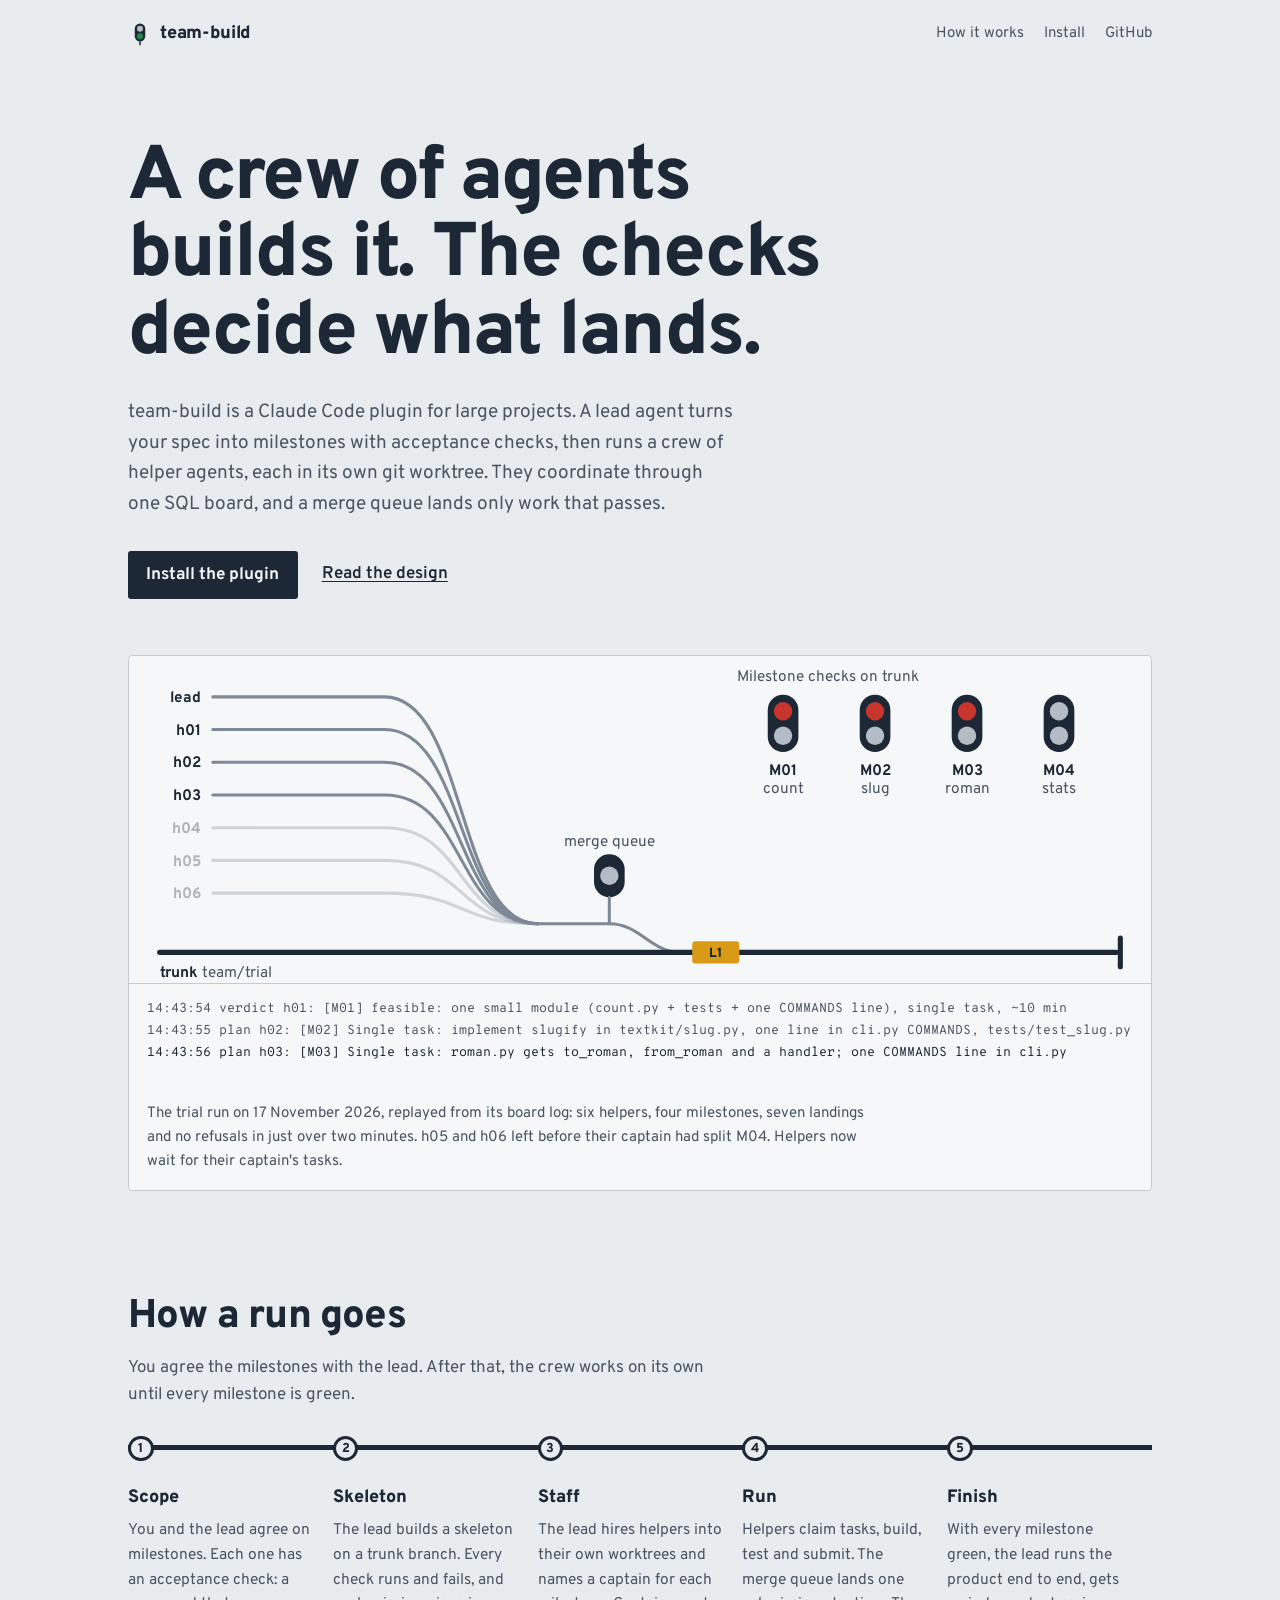
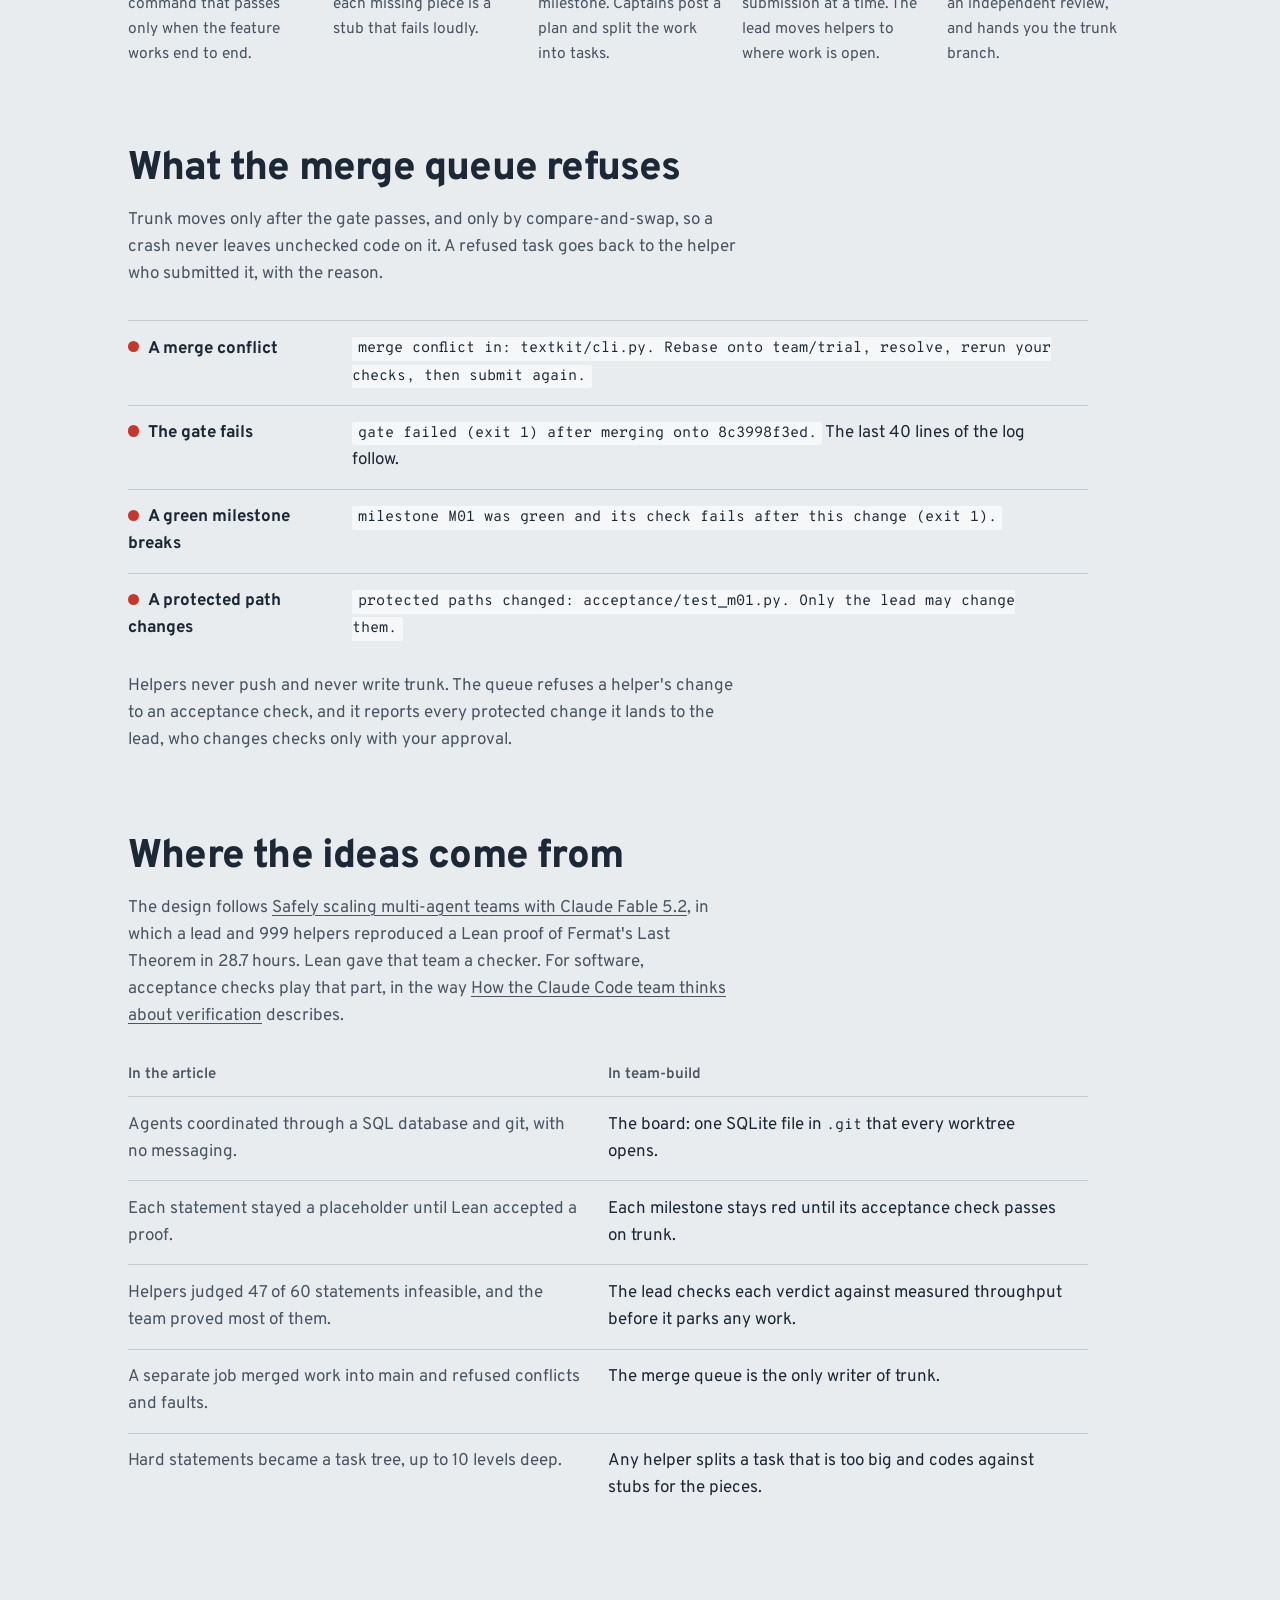
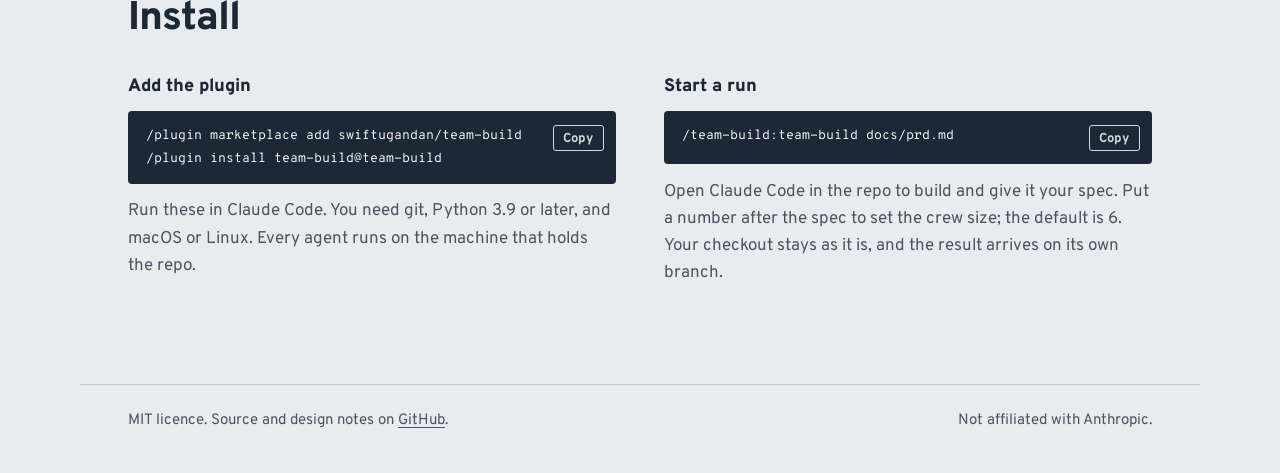
<file: site/index.html>
<!doctype html>
<html lang="en">
<head>
  <meta charset="utf-8">
  <meta name="viewport" content="width=device-width, initial-scale=1">
  <title>team-build: a crew of agents builds it, the checks decide what lands</title>
  <meta name="description" content="team-build is a Claude Code plugin for large projects. A lead agent turns your spec into milestones with acceptance checks and runs a crew of helper agents. They coordinate through one SQL board, and a merge queue lands only work that passes.">
  <meta property="og:title" content="team-build: a crew of agents builds it, the checks decide what lands">
  <meta property="og:description" content="A Claude Code plugin. A lead agent runs a crew of helpers through one SQL board and git. A merge queue lands only work that passes the checks.">
  <meta property="og:image" content="https://swiftugandan.github.io/team-build/og.png">
  <meta property="og:url" content="https://swiftugandan.github.io/team-build/">
  <meta name="twitter:card" content="summary_large_image">
  <meta name="theme-color" content="#1D2836">
  <link rel="icon" href="favicon.svg" type="image/svg+xml">
  <link rel="preconnect" href="https://fonts.googleapis.com">
  <link rel="preconnect" href="https://fonts.gstatic.com" crossorigin>
  <link href="https://fonts.googleapis.com/css2?family=Overpass:wght@400;600;700;800&family=Overpass+Mono:wght@400;600&display=swap" rel="stylesheet">
  <link rel="stylesheet" href="styles.css">
</head>
<body>
  <a class="skip" href="#main">Skip to content</a>

  <header class="top">
    <a class="wordmark" href="./" aria-label="team-build home">
      <svg viewBox="0 0 32 32" aria-hidden="true">
        <rect x="9" y="2" width="14" height="24" rx="7" fill="currentColor"/>
        <circle cx="16" cy="9" r="4" fill="var(--lamp-off)"/>
        <circle cx="16" cy="19" r="4" fill="var(--green)"/>
        <rect x="15" y="26" width="2" height="5" fill="currentColor"/>
      </svg>
      team-build
    </a>
    <nav aria-label="Main">
      <a href="#how">How it works</a>
      <a href="#install">Install</a>
      <a href="https://github.com/swiftugandan/team-build">GitHub</a>
    </nav>
  </header>

  <main id="main">
    <section class="hero frame" aria-labelledby="hero-title">
      <h1 id="hero-title">A crew of agents builds it. The checks decide what lands.</h1>
      <p class="lede">team-build is a Claude Code plugin for large projects. A lead agent turns your spec into milestones with acceptance checks, then runs a crew of helper agents, each in its own git worktree. They coordinate through one SQL board, and a merge queue lands only work that passes.</p>
      <p class="actions">
        <a class="button" href="#install">Install the plugin</a>
        <a class="quiet" href="https://github.com/swiftugandan/team-build/blob/main/docs/design.md">Read the design</a>
      </p>

      <figure class="yard" aria-labelledby="yard-caption">
        <svg id="yard" viewBox="0 0 1000 320" role="img" aria-labelledby="yard-title yard-desc">
          <title id="yard-title">The trial run as a track diagram</title>
          <desc id="yard-desc">Seven helper and lead tracks feed one merge queue. Seven landings reach the trunk branch, and the four milestone signals M01 to M04 all show green.</desc>
          <defs>
            <path id="p-lead" d="M100,40 L250,40 C330,40 320,262 400,262 L470,262 C500,262 510,290 540,290 L966,290"/>
            <path id="p-h01" d="M100,72 L250,72 C330,72 320,262 400,262 L470,262 C500,262 510,290 540,290 L966,290"/>
            <path id="p-h02" d="M100,104 L250,104 C330,104 320,262 400,262 L470,262 C500,262 510,290 540,290 L966,290"/>
            <path id="p-h03" d="M100,136 L250,136 C330,136 320,262 400,262 L470,262 C500,262 510,290 540,290 L966,290"/>
            <path id="p-h04" d="M100,168 L250,168 C330,168 320,262 400,262 L470,262 C500,262 510,290 540,290 L966,290"/>
            <path id="p-h05" d="M100,200 L250,200 C330,200 320,262 400,262 L470,262 C500,262 510,290 540,290 L966,290"/>
            <path id="p-h06" d="M100,232 L250,232 C330,232 320,262 400,262 L470,262 C500,262 510,290 540,290 L966,290"/>
          </defs>

          <g class="sidings">
            <g data-agent="lead" class="lit"><text x="70" y="45" text-anchor="end" class="name">lead</text><path class="rail" d="M82,40 L250,40 C330,40 320,262 400,262"/></g>
            <g data-agent="h01" class="lit"><text x="70" y="77" text-anchor="end" class="name">h01</text><path class="rail" d="M82,72 L250,72 C330,72 320,262 400,262"/></g>
            <g data-agent="h02" class="lit"><text x="70" y="109" text-anchor="end" class="name">h02</text><path class="rail" d="M82,104 L250,104 C330,104 320,262 400,262"/></g>
            <g data-agent="h03" class="lit"><text x="70" y="141" text-anchor="end" class="name">h03</text><path class="rail" d="M82,136 L250,136 C330,136 320,262 400,262"/></g>
            <g data-agent="h04" class="lit"><text x="70" y="173" text-anchor="end" class="name">h04</text><path class="rail" d="M82,168 L250,168 C330,168 320,262 400,262"/></g>
            <g data-agent="h05" class="lit"><text x="70" y="205" text-anchor="end" class="name">h05</text><path class="rail" d="M82,200 L250,200 C330,200 320,262 400,262"/></g>
            <g data-agent="h06" class="lit"><text x="70" y="237" text-anchor="end" class="name">h06</text><path class="rail" d="M82,232 L250,232 C330,232 320,262 400,262"/></g>
          </g>

          <path class="rail" d="M400,262 L470,262 C500,262 510,290 540,290"/>
          <path class="rail trunk" d="M30,290 L966,290"/>
          <path class="rail trunk" d="M970,276 L970,304"/>
          <text x="30" y="314"><tspan class="name">trunk</tspan> team/trial</text>

          <g class="gate">
            <text x="470" y="186" text-anchor="middle">merge queue</text>
            <rect class="head" x="455" y="194" width="30" height="42" rx="15"/>
            <circle id="gate-lamp" class="lamp" cx="470" cy="215" r="9"/>
            <path class="rail" d="M470,236 L470,262"/>
          </g>

          <g class="signals">
            <text x="595" y="24">Milestone checks on trunk</text>
            <g data-milestone="M01"><rect class="head" x="625" y="38" width="30" height="56" rx="15"/><circle class="lamp" cx="640" cy="54" r="9"/><circle class="lamp green" cx="640" cy="78" r="9"/><text x="640" y="116" text-anchor="middle" class="name">M01</text><text x="640" y="134" text-anchor="middle" class="sub">count</text></g>
            <g data-milestone="M02"><rect class="head" x="715" y="38" width="30" height="56" rx="15"/><circle class="lamp" cx="730" cy="54" r="9"/><circle class="lamp green" cx="730" cy="78" r="9"/><text x="730" y="116" text-anchor="middle" class="name">M02</text><text x="730" y="134" text-anchor="middle" class="sub">slug</text></g>
            <g data-milestone="M03"><rect class="head" x="805" y="38" width="30" height="56" rx="15"/><circle class="lamp" cx="820" cy="54" r="9"/><circle class="lamp green" cx="820" cy="78" r="9"/><text x="820" y="116" text-anchor="middle" class="name">M03</text><text x="820" y="134" text-anchor="middle" class="sub">roman</text></g>
            <g data-milestone="M04"><rect class="head" x="895" y="38" width="30" height="56" rx="15"/><circle class="lamp" cx="910" cy="54" r="9"/><circle class="lamp green" cx="910" cy="78" r="9"/><text x="910" y="116" text-anchor="middle" class="name">M04</text><text x="910" y="134" text-anchor="middle" class="sub">stats</text></g>
          </g>

          <g class="trains">
            <g class="train landed" id="L1" data-from="h01" transform="translate(931,290)"><rect x="-23" y="-11" width="46" height="22" rx="3"/><text text-anchor="middle" y="5">L1</text></g>
            <g class="train landed" id="L2" data-from="h02" transform="translate(873,290)"><rect x="-23" y="-11" width="46" height="22" rx="3"/><text text-anchor="middle" y="5">L2</text></g>
            <g class="train landed" id="L3" data-from="h03" transform="translate(815,290)"><rect x="-23" y="-11" width="46" height="22" rx="3"/><text text-anchor="middle" y="5">L3</text></g>
            <g class="train landed" id="L4" data-from="lead" transform="translate(757,290)"><rect x="-23" y="-11" width="46" height="22" rx="3"/><text text-anchor="middle" y="5">L4</text></g>
            <g class="train landed" id="L5" data-from="h04" transform="translate(699,290)"><rect x="-23" y="-11" width="46" height="22" rx="3"/><text text-anchor="middle" y="5">L5</text></g>
            <g class="train landed" id="L6" data-from="h04" transform="translate(641,290)"><rect x="-23" y="-11" width="46" height="22" rx="3"/><text text-anchor="middle" y="5">L6</text></g>
            <g class="train landed" id="L7" data-from="h04" transform="translate(583,290)"><rect x="-23" y="-11" width="46" height="22" rx="3"/><text text-anchor="middle" y="5">L7</text></g>
          </g>
        </svg>

        <ol class="log" id="log" aria-label="Board events">
          <li class="k-merged">14:45:53 merged queue: L6 T5 by h04 -&gt; d8235f0d12</li>
          <li class="k-left">14:46:00 left h04: h04 left</li>
          <li class="k-merged">14:46:02 merged queue: L7 T6 by h04 -&gt; 13565ec05e</li>
          <li class="k-green">14:46:02 green queue: M04 stats: JSON report on a file built from count, slug and roman plus word frequency</li>
        </ol>
        <div class="yard-foot">
          <p id="yard-caption">The trial run on 17 November 2026, replayed from its board log: six helpers, four milestones, seven landings and no refusals in just over two minutes. h05 and h06 left before their captain had split M04. Helpers now wait for their captain's tasks.</p>
          <button class="replay" type="button" hidden>Replay</button>
        </div>
      </figure>
    </section>

    <section id="how" class="block" aria-labelledby="how-title">
      <div class="frame">
        <h2 id="how-title">How a run goes</h2>
        <p>You agree the milestones with the lead. After that, the crew works on its own until every milestone is green.</p>
        <ol class="steps">
          <li><h3>Scope</h3><p>You and the lead agree on milestones. Each one has an acceptance check: a command that passes only when the feature works end to end.</p></li>
          <li><h3>Skeleton</h3><p>The lead builds a skeleton on a trunk branch. Every check runs and fails, and each missing piece is a stub that fails loudly.</p></li>
          <li><h3>Staff</h3><p>The lead hires helpers into their own worktrees and names a captain for each milestone. Captains post a plan and split the work into tasks.</p></li>
          <li><h3>Run</h3><p>Helpers claim tasks, build, test and submit. The merge queue lands one submission at a time. The lead moves helpers to where work is open.</p></li>
          <li><h3>Finish</h3><p>With every milestone green, the lead runs the product end to end, gets an independent review, and hands you the trunk branch.</p></li>
        </ol>
      </div>
    </section>

    <section class="block" aria-labelledby="queue-title">
      <div class="frame">
        <h2 id="queue-title">What the merge queue refuses</h2>
        <p>Trunk moves only after the gate passes, and only by compare-and-swap, so a crash never leaves unchecked code on it. A refused task goes back to the helper who submitted it, with the reason.</p>
        <table class="refusals">
          <tbody>
            <tr><th scope="row"><span class="lamp-dot" aria-hidden="true"></span>A merge conflict</th><td><code>merge conflict in: textkit/cli.py. Rebase onto team/trial, resolve, rerun your checks, then submit again.</code></td></tr>
            <tr><th scope="row"><span class="lamp-dot" aria-hidden="true"></span>The gate fails</th><td><code>gate failed (exit 1) after merging onto 8c3998f3ed.</code> The last 40 lines of the log follow.</td></tr>
            <tr><th scope="row"><span class="lamp-dot" aria-hidden="true"></span>A green milestone breaks</th><td><code>milestone M01 was green and its check fails after this change (exit 1).</code></td></tr>
            <tr><th scope="row"><span class="lamp-dot" aria-hidden="true"></span>A protected path changes</th><td><code>protected paths changed: acceptance/test_m01.py. Only the lead may change them.</code></td></tr>
          </tbody>
        </table>
        <p class="note">Helpers never push and never write trunk. The queue refuses a helper's change to an acceptance check, and it reports every protected change it lands to the lead, who changes checks only with your approval.</p>
      </div>
    </section>

    <section class="block" aria-labelledby="sources-title">
      <div class="frame">
        <h2 id="sources-title">Where the ideas come from</h2>
        <p>The design follows <a href="https://claude.dev/blog/safely-scaling-multi-agent-teams-with-fable-5-2/">Safely scaling multi-agent teams with Claude Fable 5.2</a>, in which a lead and 999 helpers reproduced a Lean proof of Fermat's Last Theorem in 28.7 hours. Lean gave that team a checker. For software, acceptance checks play that part, in the way <a href="https://claude.dev/blog/how-the-claude-code-team-thinks-about-verification/">How the Claude Code team thinks about verification</a> describes.</p>
        <table class="sources">
          <thead><tr><th scope="col">In the article</th><th scope="col">In team-build</th></tr></thead>
          <tbody>
            <tr><td>Agents coordinated through a SQL database and git, with no messaging.</td><td>The board: one SQLite file in <code>.git</code> that every worktree opens.</td></tr>
            <tr><td>Each statement stayed a placeholder until Lean accepted a proof.</td><td>Each milestone stays red until its acceptance check passes on trunk.</td></tr>
            <tr><td>Helpers judged 47 of 60 statements infeasible, and the team proved most of them.</td><td>The lead checks each verdict against measured throughput before it parks any work.</td></tr>
            <tr><td>A separate job merged work into main and refused conflicts and faults.</td><td>The merge queue is the only writer of trunk.</td></tr>
            <tr><td>Hard statements became a task tree, up to 10 levels deep.</td><td>Any helper splits a task that is too big and codes against stubs for the pieces.</td></tr>
          </tbody>
        </table>
      </div>
    </section>

    <section id="install" class="block" aria-labelledby="install-title">
      <div class="frame">
        <h2 id="install-title">Install</h2>
        <div class="install">
          <div>
            <h3>Add the plugin</h3>
            <div class="cmd"><pre><code class="line"><span>/plugin</span> <span>marketplace</span> <span>add</span> <span>swiftugandan/team-build</span></code><code class="line"><span>/plugin</span> <span>install</span> <span>team-build@team-build</span></code></pre><button class="copy" type="button" data-copy="/plugin marketplace add swiftugandan/team-build&#10;/plugin install team-build@team-build">Copy</button></div>
            <p>Run these in Claude Code. You need git, Python 3.9 or later, and macOS or Linux. Every agent runs on the machine that holds the repo.</p>
          </div>
          <div>
            <h3>Start a run</h3>
            <div class="cmd"><pre><code class="line"><span>/team-build:team-build</span> <span>docs/prd.md</span></code></pre><button class="copy" type="button" data-copy="/team-build:team-build docs/prd.md">Copy</button></div>
            <p>Open Claude Code in the repo to build and give it your spec. Put a number after the spec to set the crew size; the default is 6. Your checkout stays as it is, and the result arrives on its own branch.</p>
          </div>
        </div>
      </div>
    </section>
  </main>

  <footer class="foot">
    <p>MIT licence. Source and design notes on <a href="https://github.com/swiftugandan/team-build">GitHub</a>.</p>
    <p>Not affiliated with Anthropic.</p>
  </footer>

  <script src="replay.js" defer></script>
</body>
</html>
</file>
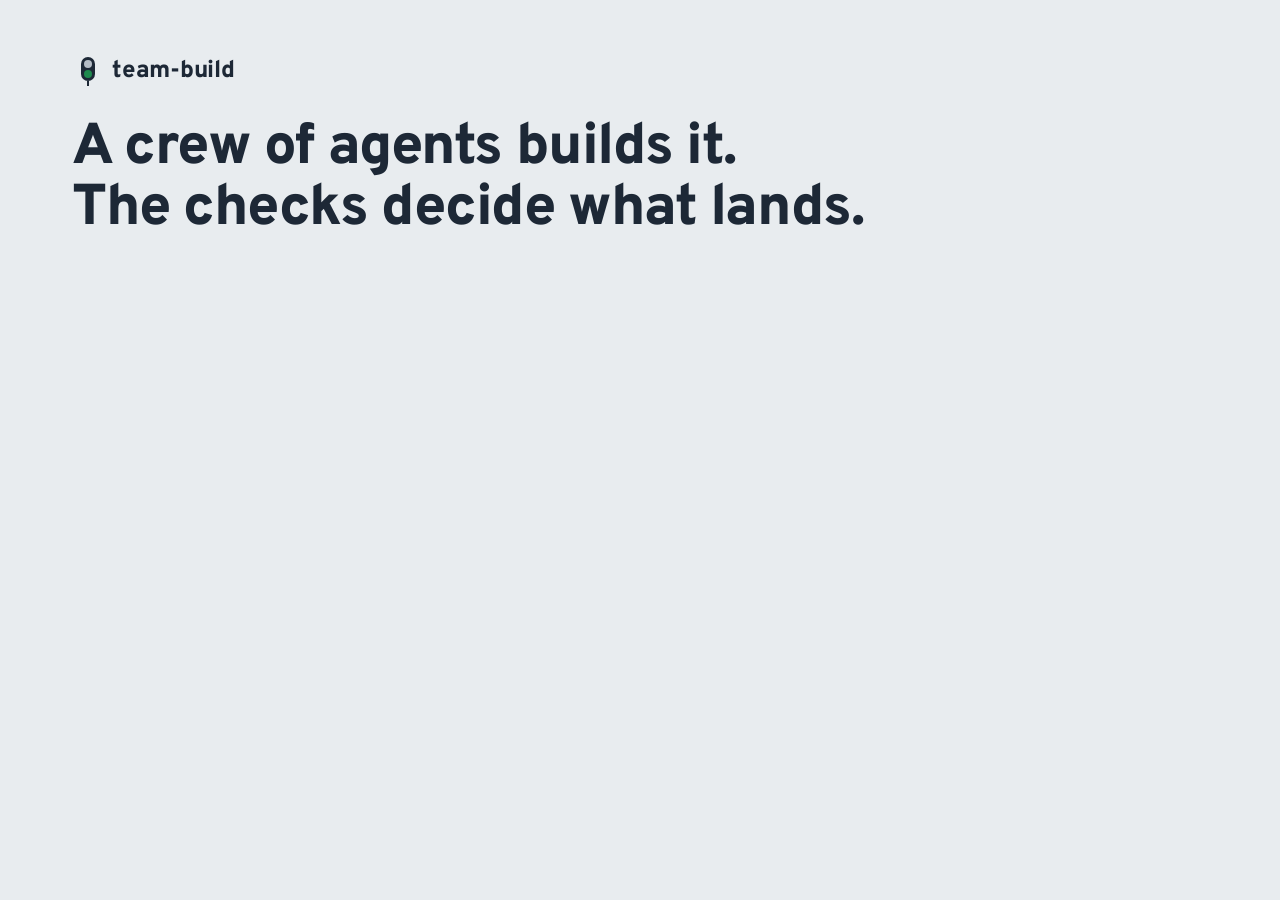
<file: design/og.html>
<!doctype html>
<!-- Source for site/og.png, the social preview. `make og` puts the track diagram
     from site/index.html where the YARD comment is, then renders 1200x630. -->
<html lang="en"><head><meta charset="utf-8">
<link href="https://fonts.googleapis.com/css2?family=Overpass:wght@400;700;800&family=Overpass+Mono:wght@400&display=swap" rel="stylesheet">
<link rel="stylesheet" href="../site/styles.css">
<style>
  html, body { width: 1200px; height: 630px; overflow: hidden; margin: 0; }
  body { padding: 52px 72px 0; box-sizing: border-box; background: var(--panel); }
  .wordmark { font-size: 1.5rem; }
  .wordmark svg { width: 2rem; height: 2rem; }
  h1 { margin: 22px 0 0; font-weight: 800; font-size: 3.6rem; line-height: 1.05; letter-spacing: -0.025em; color: var(--ink); }
  .yard { margin: 30px 0 0; border: 0; background: none; }
</style></head>
<body>
  <span class="wordmark">
    <svg viewBox="0 0 32 32" aria-hidden="true">
      <rect x="9" y="2" width="14" height="24" rx="7" fill="currentColor"/>
      <circle cx="16" cy="9" r="4" fill="var(--lamp-off)"/>
      <circle cx="16" cy="19" r="4" fill="var(--green)"/>
      <rect x="15" y="26" width="2" height="5" fill="currentColor"/>
    </svg>
    team-build
  </span>
  <h1>A crew of agents builds it.<br>The checks decide what lands.</h1>
  <div class="yard"><!-- YARD --></div>
</body></html>
</file>
<file: site/styles.css>
/* team-build: a signal box. Enamel panel grey, graphite ink, and the three
   signal lamps. Colour only ever means a state: red is not yet, amber is in
   the queue, green has landed. */

:root {
  --panel: #E8ECEF;
  --panel-deep: #DCE2E7;
  --sheet: #F5F7F8;
  --ink: #1D2836;
  --ink-soft: #4A5563;
  --rail: #7D8996;
  --rule: #C3CBD3;
  --red: #C7352C;
  --amber: #D99A16;
  --green: #1F8A4E;
  --lamp-off: #B4BCC5;
  --on-ink: #F5F7F8;
  --focus: #2462C2;

  --sans: "Overpass", "Highway Gothic", "Helvetica Neue", Arial, sans-serif;
  --mono: "Overpass Mono", ui-monospace, Menlo, monospace;

  --measure: 38rem;
  --frame: 70rem;
  --gutter: clamp(1rem, 4vw, 3rem);

  color-scheme: light;
}

@media (prefers-color-scheme: dark) {
  :root {
    --panel: #161E28;
    --panel-deep: #1C2632;
    --sheet: #121922;
    --ink: #E3E8ED;
    --ink-soft: #A6B0BC;
    --rail: #6C7886;
    --rule: #2D3946;
    --red: #E2554B;
    --amber: #E8AE33;
    --green: #39B36D;
    --lamp-off: #3A4654;
    --on-ink: #121922;
    --focus: #7FA8F0;
    color-scheme: dark;
  }
}

*, *::before, *::after { box-sizing: border-box; }

html { -webkit-text-size-adjust: 100%; }

body {
  margin: 0;
  background: var(--panel);
  color: var(--ink);
  font: 400 1.0625rem/1.6 var(--sans);
  font-feature-settings: "kern", "liga";
}

a { color: inherit; text-decoration-thickness: 1px; text-underline-offset: 0.18em; }
a:hover { text-decoration-thickness: 2px; }
:focus-visible { outline: 3px solid var(--focus); outline-offset: 3px; border-radius: 2px; }

code, pre, .mono { font-family: var(--mono); font-size: 0.875em; }

.skip {
  position: absolute; left: -999px; top: 0.5rem;
  background: var(--ink); color: var(--on-ink); padding: 0.5rem 0.75rem;
}
.skip:focus { left: 0.5rem; }

.frame { max-width: var(--frame); margin: 0 auto; padding: 0 var(--gutter); }

/* Header */
.top {
  display: flex; align-items: center; justify-content: space-between; gap: 1rem;
  max-width: var(--frame); margin: 0 auto; padding: 1.25rem var(--gutter);
}
.wordmark {
  display: inline-flex; align-items: center; gap: 0.5rem;
  font-weight: 800; font-size: 1.125rem; letter-spacing: -0.01em; text-decoration: none;
}
.wordmark svg { width: 1.5rem; height: 1.5rem; }
.top nav { display: flex; gap: 1.25rem; font-size: 0.9375rem; }
.top nav a { text-decoration: none; color: var(--ink-soft); }
.top nav a:hover { color: var(--ink); text-decoration: underline; }

/* Hero */
.hero { padding-top: clamp(2rem, 6vw, 4.5rem); padding-bottom: 1.5rem; }
.hero h1 {
  margin: 0; max-width: 15ch;
  font-weight: 800; font-size: clamp(2.5rem, 6.4vw, 4.75rem);
  line-height: 1.02; letter-spacing: -0.025em;
}
.lede { max-width: var(--measure); margin: 1.5rem 0 0; font-size: 1.1875rem; color: var(--ink-soft); }
.actions { display: flex; flex-wrap: wrap; gap: 0.75rem 1.5rem; align-items: center; margin: 2rem 0 0; }
.button {
  display: inline-block; padding: 0.7rem 1.15rem 0.6rem;
  background: var(--ink); color: var(--on-ink);
  font-weight: 700; text-decoration: none; border-radius: 3px;
}
.button:hover { background: var(--ink-soft); }
.quiet { font-weight: 600; }

/* The track diagram */
.yard {
  margin: clamp(2rem, 5vw, 3.5rem) 0 0;
  background: var(--sheet);
  border: 1px solid var(--rule);
  border-radius: 4px;
}
.yard svg { display: block; width: 100%; height: auto; }
.yard .rail { stroke: var(--rail); stroke-width: 3; fill: none; stroke-linecap: round; }
.yard .trunk { stroke: var(--ink); stroke-width: 5; }
.yard .sleeper { stroke: var(--rule); stroke-width: 2; }
.yard text { font-family: var(--sans); fill: var(--ink-soft); font-size: 15px; }
.yard .name { font-weight: 700; fill: var(--ink); }
.yard .dim { opacity: 0.32; transition: opacity 300ms ease; }
.yard .lit { opacity: 1; }
.yard .lamp { fill: var(--lamp-off); transition: fill 250ms ease; }
.yard .lamp.red { fill: var(--red); }
.yard .lamp.amber { fill: var(--amber); }
.yard .lamp.green { fill: var(--green); }
.yard .head { fill: var(--ink); }
.yard .gatebox { fill: var(--panel-deep); stroke: var(--rail); stroke-width: 1.5; }
.yard .train rect { fill: var(--amber); }
.yard .train text { fill: #1D2836; font-weight: 800; font-size: 13px; }
.yard .train.landed rect { fill: var(--green); }
.yard .train.landed text { fill: var(--on-ink); }
.yard .tick { stroke: var(--green); stroke-width: 3; }

.log {
  margin: 0; padding: 0.9rem 1.1rem 1rem; list-style: none;
  border-top: 1px solid var(--rule);
  font-family: var(--mono); font-size: 0.8125rem; line-height: 1.7;
  min-height: calc(4 * 1.7em + 1.9rem);
}
.log li { white-space: nowrap; overflow: hidden; text-overflow: ellipsis; color: var(--ink-soft); }
.log li:last-child { color: var(--ink); }
.log .k-green, .log .k-merged { color: var(--green); }
.log .k-free, .log .k-left { color: var(--amber); }

.yard-foot {
  display: flex; flex-wrap: wrap; gap: 0.5rem 1.5rem; align-items: baseline; justify-content: space-between;
  padding: 0 1.1rem 1rem; font-size: 0.9375rem; color: var(--ink-soft);
}
.yard-foot p { margin: 0; max-width: 46rem; }
.replay {
  font: 700 0.9375rem var(--sans); color: var(--ink);
  background: none; border: 1px solid var(--rail); border-radius: 3px;
  padding: 0.35rem 0.8rem 0.25rem; cursor: pointer;
}
.replay:hover { border-color: var(--ink); }
.replay[hidden] { display: none; }

/* Sections */
.block { padding: clamp(3rem, 7vw, 5rem) 0 0; }
.block h2 {
  margin: 0; max-width: 24ch;
  font-weight: 800; font-size: clamp(1.75rem, 3.4vw, 2.5rem); line-height: 1.1; letter-spacing: -0.02em;
}
.block > .frame > p, .intro { max-width: var(--measure); color: var(--ink-soft); margin: 1rem 0 0; }

/* Steps: a real sequence, so they are numbered. */
.steps {
  margin: 2.25rem 0 0; padding: 0; list-style: none; counter-reset: step;
  display: grid; gap: 0; grid-template-columns: repeat(5, minmax(0, 1fr));
  border-top: 5px solid var(--ink);
}
.steps li { counter-increment: step; padding: 1.1rem 1.25rem 0 0; position: relative; }
.steps li::before {
  content: counter(step);
  position: absolute; top: -0.9rem; left: 0;
  width: 1.6rem; height: 1.6rem; border-radius: 50%;
  background: var(--panel); border: 3px solid var(--ink);
  font: 800 0.8125rem/1.25rem var(--sans); text-align: center;
}
.steps h3 { margin: 1rem 0 0.35rem; font-size: 1.125rem; font-weight: 800; }
.steps p { margin: 0; font-size: 0.96875rem; color: var(--ink-soft); }

/* Refusals */
.refusals { width: 100%; max-width: 60rem; margin: 2rem 0 0; border-collapse: collapse; }
.refusals th, .refusals td { text-align: left; vertical-align: top; padding: 0.9rem 1rem 0.9rem 0; border-top: 1px solid var(--rule); }
.refusals th { width: 14rem; font-weight: 700; }
.refusals th .lamp-dot { display: inline-block; width: 0.7rem; height: 0.7rem; border-radius: 50%; background: var(--red); margin-right: 0.55rem; vertical-align: 0.02em; }
.refusals td code { color: var(--ink); background: var(--sheet); padding: 0.15rem 0.35rem; border-radius: 2px; display: inline; line-height: 1.75; }
.note { max-width: var(--measure); margin: 1.5rem 0 0; color: var(--ink-soft); }

/* Sources */
.sources { width: 100%; max-width: 60rem; margin: 2rem 0 0; border-collapse: collapse; }
.sources thead th { font-size: 0.9375rem; color: var(--ink-soft); font-weight: 600; text-align: left; padding: 0 1rem 0.6rem 0; }
.sources td { vertical-align: top; padding: 0.9rem 1.5rem 0.9rem 0; border-top: 1px solid var(--rule); width: 50%; }
.sources td:first-child { color: var(--ink-soft); }

/* Install */
.install { display: grid; grid-template-columns: minmax(0, 1fr) minmax(0, 1fr); gap: 2rem 3rem; margin: 2rem 0 0; }
.install h3 { margin: 0 0 0.6rem; font-size: 1.125rem; font-weight: 800; }
.install p { margin: 0.9rem 0 0; color: var(--ink-soft); max-width: 32rem; }
.cmd {
  display: flex; align-items: flex-start; gap: 0.75rem;
  background: var(--ink); color: var(--on-ink); border-radius: 4px;
  padding: 0.85rem 0.75rem 0.85rem 1.1rem;
}
/* Each command wraps only at spaces, with a hanging indent so a wrapped line
   reads as a continuation. The Copy button copies the exact text. */
.cmd pre { flex: 1; min-width: 0; margin: 0; overflow-x: auto; line-height: 1.75; }
.cmd .line { display: block; font-size: 0.8125rem; white-space: pre-wrap; overflow-wrap: normal; padding-left: 1.5em; text-indent: -1.5em; }
.cmd .line span { white-space: nowrap; }
.copy {
  flex: none;
  font: 700 0.8125rem var(--sans); color: var(--on-ink);
  background: none; border: 1px solid currentColor; border-radius: 3px; padding: 0.3rem 0.6rem 0.2rem; cursor: pointer; opacity: 0.85;
}
.copy:hover { opacity: 1; }

/* Footer */
.foot {
  max-width: var(--frame); margin: clamp(4rem, 8vw, 6rem) auto 0; padding: 1.5rem var(--gutter) 2.5rem;
  border-top: 1px solid var(--rule); color: var(--ink-soft); font-size: 0.9375rem;
  display: flex; flex-wrap: wrap; gap: 0.5rem 2rem; justify-content: space-between;
}
.foot p { margin: 0; }

@media (max-width: 60rem) {
  .steps { grid-template-columns: 1fr; border-top: 0; border-left: 5px solid var(--ink); margin-left: 0.8rem; }
  .steps li { padding: 0 0 1.5rem 1.6rem; }
  .steps li::before { top: 0; left: -1.15rem; }
  .steps h3 { margin-top: 0; }
  .install { grid-template-columns: minmax(0, 1fr); }
}

@media (max-width: 48rem) {
  /* The diagram fits the width; labels grow so they stay legible, and the
     small sub-labels that would collide at this size are left out. */
  .yard text { font-size: 24px; }
  .yard .train text { font-size: 17px; }
  .yard .sub { display: none; }
}

@media (max-width: 40rem) {
  .top nav a:not(:last-child) { display: none; }
  .refusals th, .refusals td { display: block; width: auto; padding-right: 0; }
  .refusals td { border-top: 0; padding-top: 0; }
  .sources thead { display: none; }
  .sources td { display: block; width: auto; padding-right: 0; }
  .sources td:last-child { border-top: 0; padding-top: 0.25rem; color: var(--ink); }
  .sources td:first-child::before { content: "Article: "; font-weight: 700; }
  .sources td:last-child::before { content: "team-build: "; font-weight: 700; }
}

@media (prefers-reduced-motion: reduce) {
  * { transition: none !important; }
}
</file>
